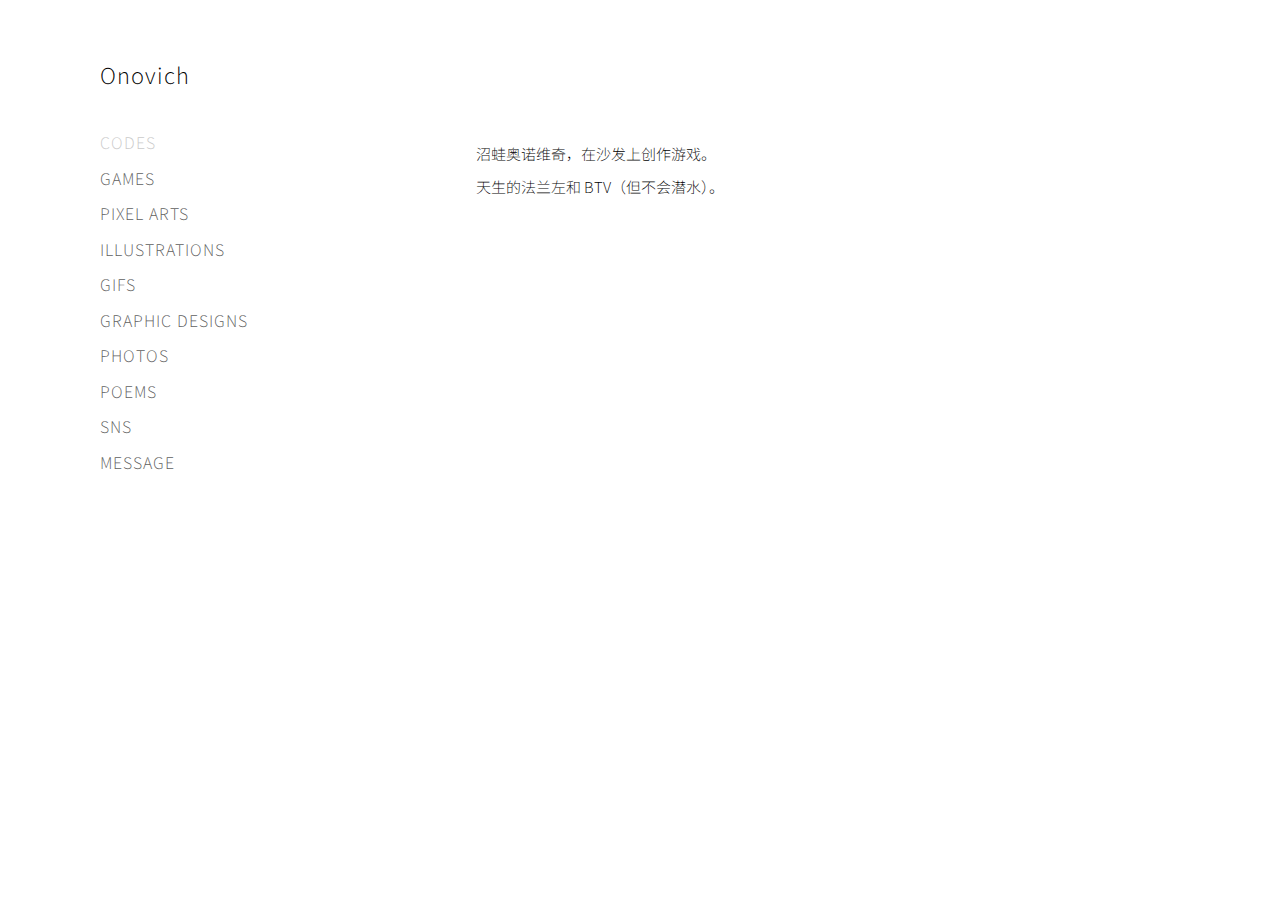
<file: index.html>
<!DOCTYPE html>
<html lang="en">
<head>
    <meta charset="UTF-8">
    <meta name="viewport" content="width=device-width, initial-scale=1.0">
    <title>Onovich</title>
    <link href="https://fonts.googleapis.com/css2?family=Noto+Sans+SC:wght@100;300;400;500;700;900&display=swap" rel="stylesheet">
    <link rel="stylesheet" href="styles.css">
</head>
<body>
    <div class="container">
        <div id="sidebar-placeholder"></div> <!-- 占位符 -->
        <div class="content">
            <div class="title">
            </div>
            <div class="team-intro" id="team-intro">
                <p>沼蛙奥诺维奇，在沙发上创作游戏。</p>
                <p>天生的法兰左和 BTV（但不会潜水）。</p>
            </div>
        </div>
    </div>
    <div id="overlay"></div> <!-- 蒙层 -->
    <script src="scripts.js"></script> <!-- 引用外部JavaScript文件 -->
    <script src="sidebar.js"></script> <!-- 引用动态加载sidebar内容的JavaScript文件 -->
</body>
</html>
</file>
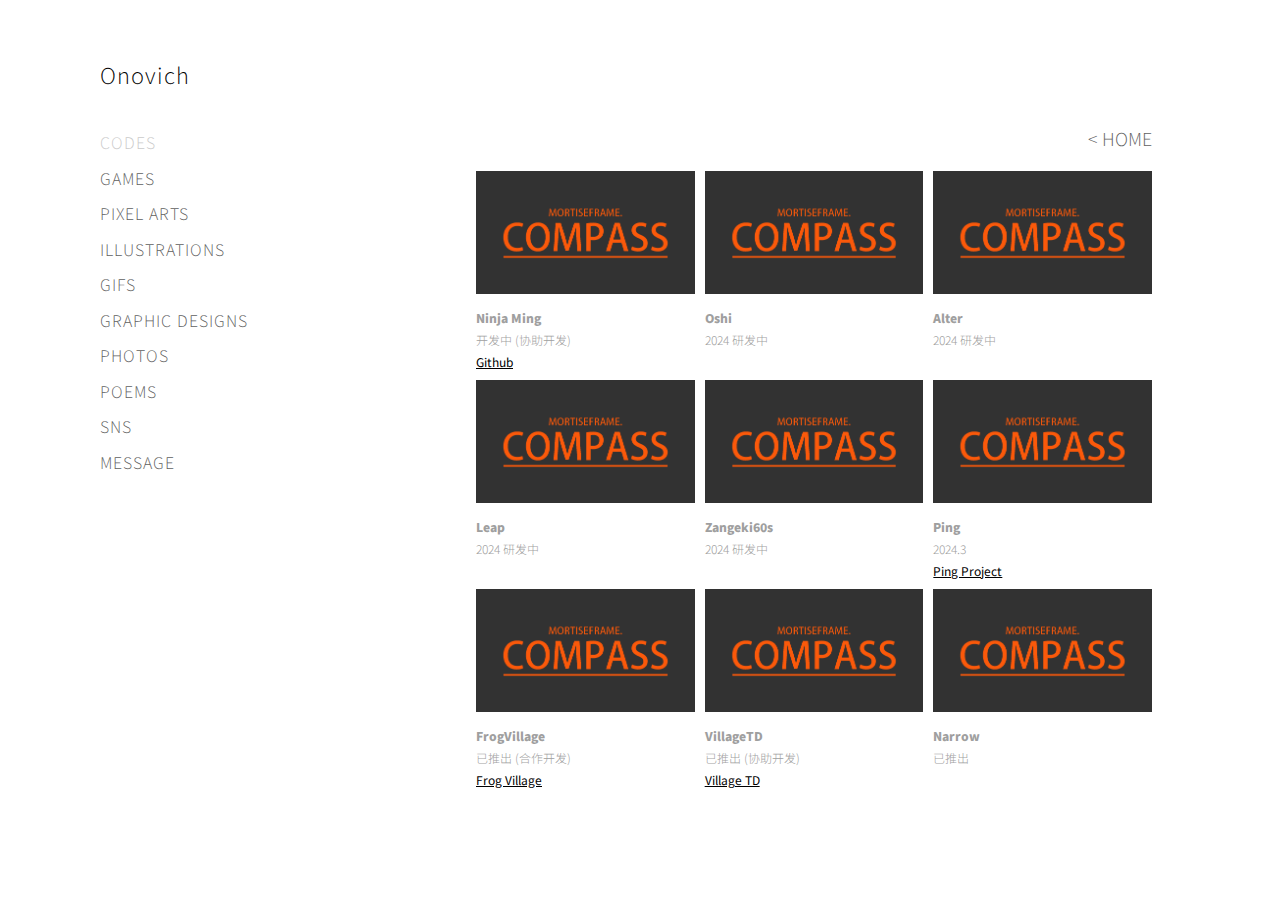
<file: codes.html>
<!DOCTYPE html>
<html lang="en">
<head>
    <meta charset="UTF-8">
    <meta name="viewport" content="width=device-width, initial-scale=1.0">
    <title>Onovich</title>
    <link href="https://fonts.googleapis.com/css2?family=Noto+Sans+SC:wght@100;300;400;500;700;900&display=swap" rel="stylesheet">
    <link rel="stylesheet" href="styles.css">
    <link rel="stylesheet" href="interactions.css">
</head>
<body>
    <div class="container">
        <div id="sidebar-placeholder"></div> <!-- 占位符 -->
        <div class="content">
            <div class="title">
                <h1></h1>
                <a href="#">< HOME</a>
            </div>
            <div class="projects" id="projects">
                <!-- Projects will be inserted here -->
                <div class="project" data-title="Ninja Ming" data-description="开发中 (协助开发)" data-link="https://github.com/onovich/Swing" data-link-label="Github" data-img="images/codes/codecover_compass.png" data-img-link="https://example.com/ninja"></div>
                <div class="project" data-title="Oshi" data-description="2024 研发中" data-img="images/codes/codecover_compass.png"></div>
                <div class="project" data-title="Alter" data-description="2024 研发中" data-img="images/codes/codecover_compass.png"></div>
                <div class="project" data-title="Leap" data-description="2024 研发中" data-img="images/codes/codecover_compass.png"></div>
                <div class="project" data-title="Zangeki60s" data-description="2024 研发中" data-img="images/codes/codecover_compass.png"></div>
                <div class="project" data-title="Ping" data-description="2024.3" data-link="https://new-link.com/ping" data-link-label="Ping Project" data-img="images/codes/codecover_compass.png" data-img-link="https://example.com/ping"></div>
                <div class="project" data-title="FrogVillage" data-description="已推出 (合作开发)" data-link="https://new-link.com/frogvillage" data-link-label="Frog Village" data-img="images/codes/codecover_compass.png"></div>
                <div class="project" data-title="VillageTD" data-description="已推出 (协助开发)" data-link="https://new-link.com/villagetd" data-link-label="Village TD" data-img="images/codes/codecover_compass.png"></div>
                <div class="project" data-title="Narrow" data-description="已推出" data-img="images/codes/codecover_compass.png"></div>
            </div>
        </div>
    </div>
    <div id="overlay"></div> <!-- 蒙层 -->
    <script src="scripts.js"></script> <!-- 引用外部JavaScript文件 -->
    <script src="sidebar.js"></script> <!-- 引用动态加载sidebar内容的JavaScript文件 -->
</body>
</html>
</file>
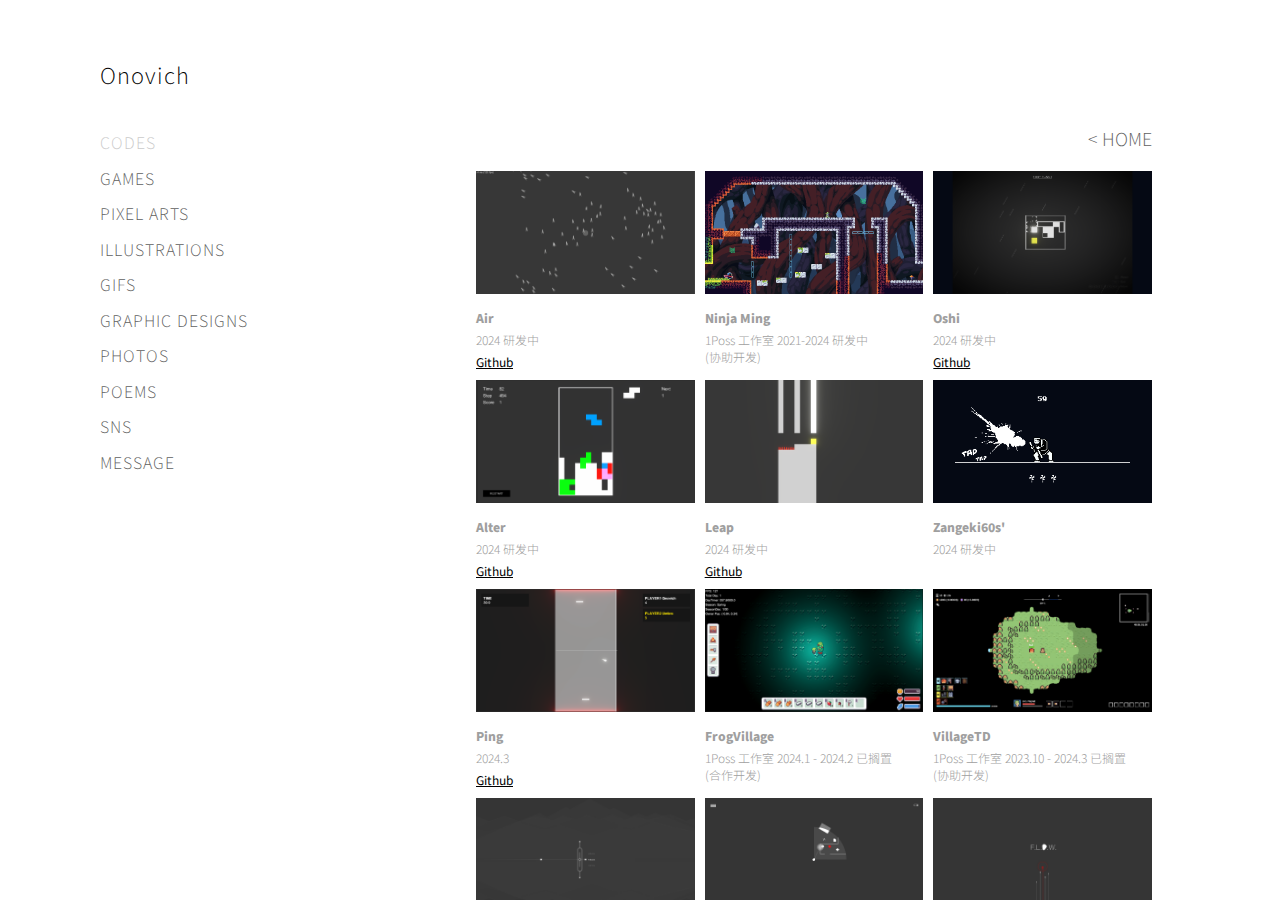
<file: games.html>
<!DOCTYPE html>
<html lang="en">

<head>
    <meta charset="UTF-8">
    <meta name="viewport" content="width=device-width, initial-scale=1.0">
    <title>Onovich</title>
    <link href="https://fonts.googleapis.com/css2?family=Noto+Sans+SC:wght@100;300;400;500;700;900&display=swap"
        rel="stylesheet">
    <link rel="stylesheet" href="styles.css">
    <link rel="stylesheet" href="interactions.css">
</head>

<body>
    <div class="container">
        <div id="sidebar-placeholder"></div> <!-- 占位符 -->
        <div class="content">
            <div class="title">
                <h1></h1>
                <a href="#">
                    < HOME</a>
            </div>
            <div class="projects" id="projects">
                <!-- Projects will be inserted here -->
                <div class="project" data-title="Air" data-description="2024 研发中"
                    data-link="https://github.com/onovich/Air" data-link-label="Github"
                    data-img="Images/Games/game_air.png"></div>
                <div class="project" data-title="Ninja Ming" data-description="1Poss 工作室 2021-2024 研发中<br/>(协助开发)"
                    data-img="Images/Games/game_ninjaming.png"></div>
                <div class="project" data-title="Oshi" data-description="2024 研发中"
                    data-link="https://github.com/onovich/Oshi" data-link-label="Github"
                    data-img="Images/Games/game_oshi.png"></div>
                <div class="project" data-title="Alter" data-description="2024 研发中"
                    data-link="https://github.com/onovich/Alter" data-link-label="Github"
                    data-img="Images/Games/game_alter.png"></div>
                <div class="project" data-title="Leap" data-description="2024 研发中"
                    data-link="https://github.com/onovich/Leap" data-link-label="Github"
                    data-img="Images/Games/game_leap.png"></div>
                <div class="project" data-title="Zangeki60s'" data-description="2024 研发中"
                    data-img="Images/Games/game_zangeki60s.png"></div>
                <div class="project" data-title="Ping" data-description="2024.3"
                    data-link="https://github.com/onovich/Ping_Server" data-link-label="Github"
                    data-img="Images/Games/game_ping.png"></div>
                <div class="project" data-title="FrogVillage" data-description="1Poss 工作室 2024.1 - 2024.2 已搁置<br/>(合作开发)"
                    data-img="Images/Games/game_frogvillage.png"></div>
                <div class="project" data-title="VillageTD" data-description="1Poss 工作室 2023.10 - 2024.3 已搁置<br/>(协助开发)"
                    data-img="Images/Games/game_villagetd.png"></div>
                <div class="project" data-title="Narrow" data-description="已搁置"
                    data-img="Images/Games/game_narrow.png"></div>
                <div class="project" data-title="Silence" data-description="2021.9-2021.10 已搁置"
                    data-img="Images/Games/game_silence.png"></div>
                <div class="project" data-title="Flow" data-description="2021.6 GMTK JAM 2021"
                    data-link="https://onovich.itch.io/flow" data-link-label="Itch.io"
                    data-img="Images/Games/game_flow.png"></div>
                <div class="project" data-title="Alien Stalker" data-description="2021.4-2021.9 已搁置"
                    data-img="Images/Games/game_alienstalker.png"></div>
                <div class="project" data-title="林中路" data-description="2019 已搁置"
                    data-img="Images/Games/game_woodroad.png"></div>
                <div class="project" data-title="镜虎与六面禅" data-description="2019 已搁置"
                    data-img="Images/Games/game_dicetiger.png"></div>
                <div class="project" data-title="无心俱乐部" data-description="CigaGameJam2019.7 已搁置"
                    data-img="Images/Games/game_noheartclub.png"></div>
            </div>
        </div>
    </div>
    <div id="overlay"></div> <!-- 蒙层 -->
    <script src="scripts.js"></script> <!-- 引用外部JavaScript文件 -->
    <script src="sidebar.js"></script> <!-- 引用动态加载sidebar内容的JavaScript文件 -->
</body>

</html>
</file>
<file: styles.css>
/* styles.css */
:root {
    --sidebar-width: clamp(200px, 20vw, 365px);
    --sidebar-padding: clamp(40px, 5vw, 40px) clamp(100px, 3vw, 220px) clamp(0px, 0vw, 0px) clamp(100px, 6vw, 150px);
    --content-padding: clamp(40px, 5vw, 60px) clamp(20px, 10vw, 130px) clamp(20px, 5vw, 30px) clamp(20px, 10vw, 200px);
    --font-family: 'Noto Sans SC', sans-serif;
    --font-color: #000;
    --sidebar-bg: #fff;
    --sidebar-color: #5F5F5F;
    --hover-color: #CACACA;
    --project-gap: 10px 10px;
    --project-max-width: 306px;
    --project-width: clamp(120px, 16vw, 306px);
}

body {
    font-family: var(--font-family);
    background-color: #fff;
    color: var(--font-color);
    margin: 0;
    padding: 0;
    overflow-x: hidden; /* 防止水平滚动 */
}

.container {
    display: flex;
    flex-direction: row;
    height: 100vh;
}

.sidebar {
    flex: 0 0 var(--sidebar-width);
    background-color: var(--sidebar-bg);
    padding: var(--sidebar-padding);
    box-shadow: 0px 0 0px rgba(0, 0, 0, 0.1);
    color: var(--sidebar-color);
    box-sizing: border-box; /* 确保 padding 不会增加整体宽度 */
}

.sidebar h2 {   
    font-family: var(--font-family);
    font-weight: 200; 
    font-size: 22px;
    margin-bottom: 40px;
    letter-spacing: 1px; /* 增加字距 */
    color: var(--font-color);
}

.sidebar h2 a {
    text-decoration: none; /* 去除超链接的默认样式 */
    font-size: 22px;
    color: var(--font-color); /* 确保链接文字颜色与 h2 的颜色一致 */
}

.sidebar a {
    display: block;
    margin: 11.5px 0;
    text-decoration: none;
    font-family: var(--font-family);
    letter-spacing: 1px; /* 增加字距 */
    font-weight: 200; 
    font-size: 16px;
    color: var(--sidebar-color);
    white-space: nowrap; /* 确保文字不折行 */
}

.sidebar a:hover {
    color: var(--hover-color);
}

.sidebar a.active {
    color: var(--hover-color); /* 修改为选中后的颜色 */
}

.content {
    flex: 1;
    padding: var(--content-padding); /* 修改这里以调整右边距 */
    box-sizing: border-box; /* 确保 padding 不会增加整体宽度 */
    overflow-y: auto; /* 如果内容过多，允许垂直滚动 */
}

.content .title {
    display: flex;
    justify-content: space-between;
    align-items: center;
    margin-bottom: 20px;
    margin-top: 65px;
}

.content .title h1 {
    font-family: var(--font-family);
    font-weight: 300; /* Light */
    font-size: 24px;
    margin: 0;
    color: var(--font-color);
}

.content .title a {
    font-family: var(--font-family);
    font-weight: 200;
    font-size: 18px;
    color: var(--sidebar-color);
    text-decoration: none;
}

.content .projects {
    display: grid;
    grid-template-columns: repeat(auto-fill, minmax(var(--project-width), 1fr)); /* 使用 auto-fill 和 minmax 动态适应列数 */
    gap: var(--project-gap);
    justify-content: center; /* 使项目居中对齐 */
}

.project {
    padding: 0;
    border: 0;
    text-align: center;
    width: 100%;
    max-width: var(--project-max-width); /* 设置最大宽度以确保自适应 */
    box-sizing: border-box;
}

.project img {
    width: 100%;
    height: auto;
    object-fit: cover;
    margin-bottom: 10px;
}

.project h3 {
    font-family: var(--font-family);
    font-weight: 700; /* Bold */
    font-size: 12px;
    text-align: left;
    margin: 0 0 5px 0;
    color: #9F9F9F;
}

.project p {
    font-family: var(--font-family);
    font-weight: 300; /* Light */
    text-align: left;
    margin: 0 0 5px 0;
    font-size: 12px;
    color: #9F9F9F;
}

.project a {
    font-family: var(--font-family);
    font-weight: 400; /* Regular */
    text-align: left;
    display: block;
    font-size: 12px;
    color: var(--font-color);
    text-decoration: underline;
}

.team-intro {
    font-family: var(--font-family);
    font-weight: 200; /* Regular */
    font-size: 15px;
    color: var(--font-color);
    line-height: 1.2;
}

@media (max-width: 1024px) {
    .container {
        flex-direction: row; /* 始终保持并排布局 */
    }

    .sidebar {
        padding: 40px 40px;
        width: var(--sidebar-width); /* 使用动态宽度 */
    }

    .content {
        padding: 40px;
    }
}
</file>
<file: interactions.css>
/* interactions.css */
img {
    transition: transform 0.3s ease;
}

/* 确保有链接的图片有 pointer 光标 */
img[data-link] {
    cursor: pointer; /* 手指光标 */
}

/* 确保未被放大的、没有链接的图片有 zoom-in 光标 */
img:not([data-link]):not(.expanded) {
    cursor: zoom-in; /* 带加号的放大镜 */
}

/* 确保放大的图片有 zoom-out 光标 */
img.expanded {
    transform: scale(2); /* 可以根据需要调整放大倍数 */
    position: relative;
    z-index: 10;
    cursor: zoom-out; /* 带减号的放大镜 */
}

#overlay {
    display: none;
    position: fixed;
    top: 0;
    left: 0;
    width: 100%;
    height: 100%;
    background-color: rgba(255, 255, 255, 0.7); /* 半透明白色 */
    z-index: 5; /* 要在图片之下 */
}

#overlay.active {
    display: block;
}
</file>
